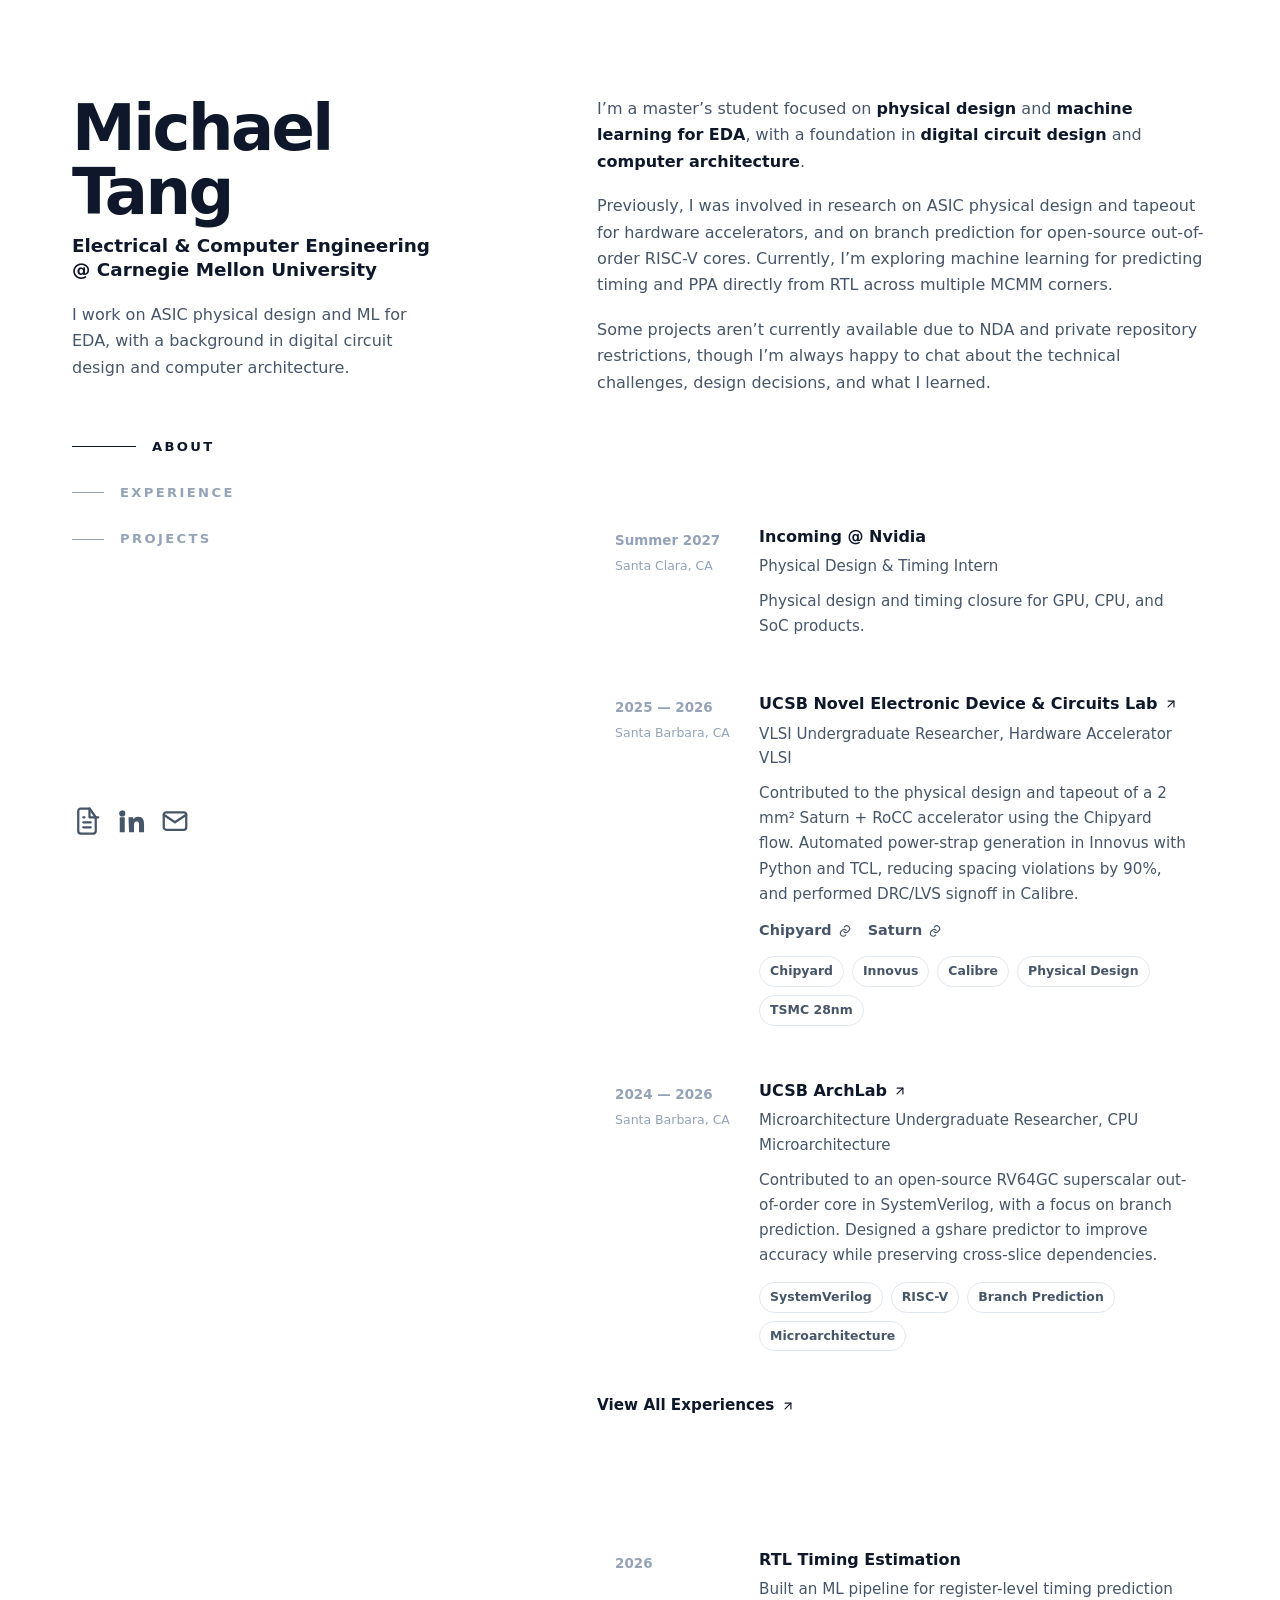
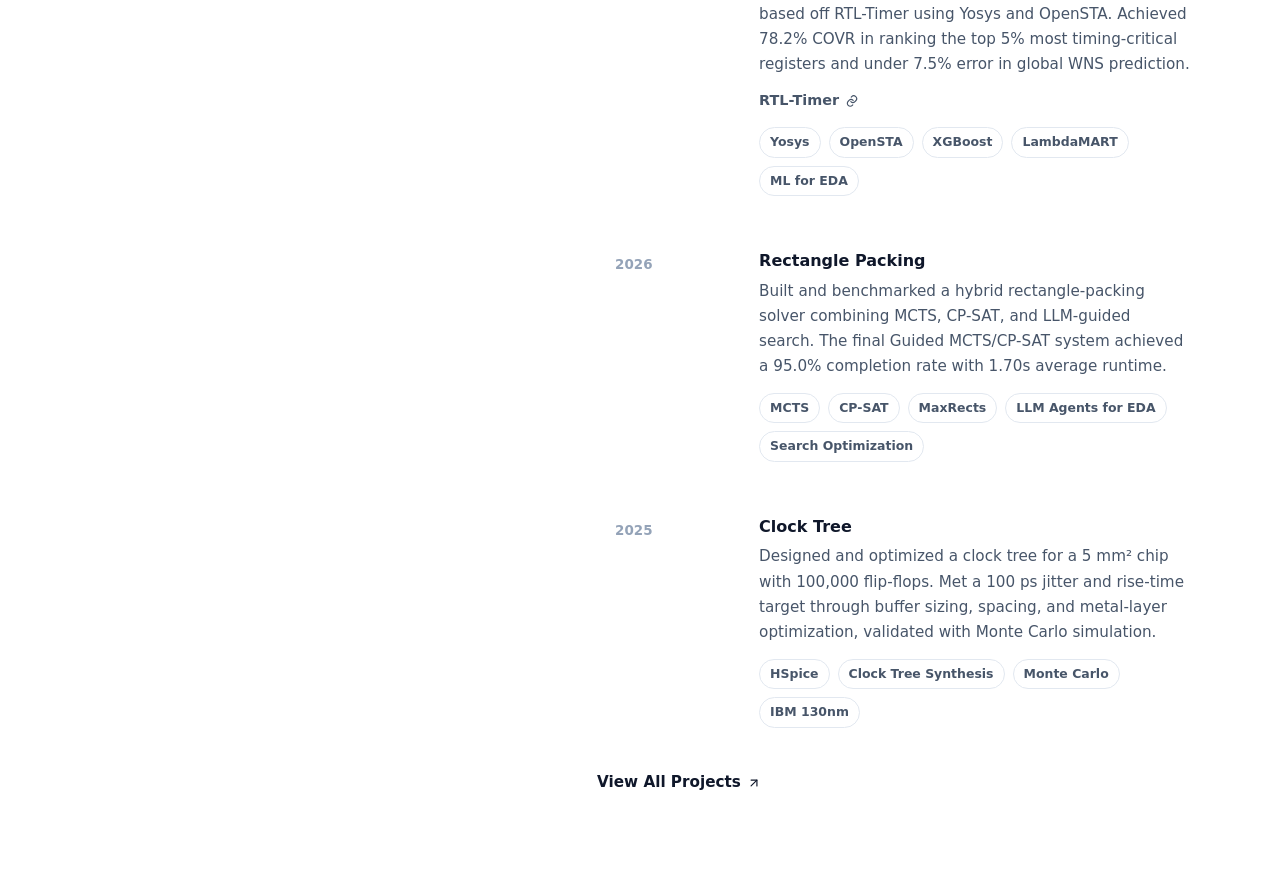
<file: index.html>
<!DOCTYPE html>
<html lang="en">
<head>
  <meta charset="UTF-8" />
  <meta name="viewport" content="width=device-width, initial-scale=1.0" />
  <title>Michael Tang</title>
  <meta
    name="description"
    content="Michael Tang — Electrical and Computer Engineering student focused on physical design, ML for EDA, digital circuit design, and computer architecture."
  />
  <link rel="stylesheet" href="styles.css" />
</head>
<body>
  <div class="page">
    <aside class="sidebar">
      <div class="sidebar-top">
        <header>
          <h1>Michael Tang</h1>
          <p class="subtitle">Electrical &amp; Computer Engineering<br />@ Carnegie Mellon University</p>
          <p class="intro">
            I work on ASIC physical design and ML for EDA, with a background in digital circuit
            design and computer architecture.
          </p>
        </header>

        <nav class="nav" aria-label="Section navigation">
          <ul>
            <li><a href="#about" class="nav-link active">About</a></li>
            <li><a href="#experience" class="nav-link">Experience</a></li>
            <li><a href="#projects" class="nav-link">Projects</a></li>
          </ul>
        </nav>
      </div>

      <div class="socials">
        <a href="Michael_Tang_Resume.pdf" target="_blank" rel="noreferrer" aria-label="Resume">
          <svg class="social-icon" viewBox="0 0 24 24" fill="none" stroke="currentColor" stroke-width="1.8" stroke-linecap="round" stroke-linejoin="round" aria-hidden="true">
            <path d="M14 2H7a2 2 0 0 0-2 2v16a2 2 0 0 0 2 2h10a2 2 0 0 0 2-2V9z"></path>
            <path d="M14 2v7h7"></path>
            <path d="M9 13h6"></path>
            <path d="M9 17h6"></path>
            <path d="M9 9h1"></path>
          </svg>
        </a>

        <a href="https://linkedin.com/in/michael-tang-32861025a" target="_blank" rel="noreferrer" aria-label="LinkedIn">
          <svg class="social-icon" viewBox="0 0 24 24" fill="currentColor" aria-hidden="true">
            <path d="M4.98 3.5A2.48 2.48 0 1 0 5 8.46 2.48 2.48 0 0 0 4.98 3.5ZM3 9h4v12H3Zm7 0h3.83v1.64h.05c.53-1 1.83-2.05 3.77-2.05 4.03 0 4.78 2.65 4.78 6.09V21h-4v-5.57c0-1.33-.02-3.04-1.85-3.04-1.86 0-2.15 1.45-2.15 2.95V21h-4Z"/>
          </svg>
        </a>

        <a href="mailto:micdtang@gmail.com" aria-label="Email">
          <svg class="social-icon" viewBox="0 0 24 24" fill="none" stroke="currentColor" stroke-width="1.8" stroke-linecap="round" stroke-linejoin="round" aria-hidden="true">
            <rect x="3" y="5" width="18" height="14" rx="2"></rect>
            <path d="M3 7l9 6 9-6"></path>
          </svg>
        </a>
      </div>
    </aside>

    <main class="content">
      <section id="about" class="about">
        <h2 class="section-heading">About</h2>
        <p>
          I’m a master’s student focused on <strong>physical design</strong> and
          <strong>machine learning for EDA</strong>, with a foundation in <strong>digital circuit design</strong>
          and <strong>computer architecture</strong>.
        </p>
        <p>
          Previously, I was involved in research on ASIC physical design and tapeout for hardware accelerators,
          and on branch prediction for open-source out-of-order RISC-V cores. Currently, I’m exploring machine
          learning for predicting timing and PPA directly from RTL across multiple MCMM corners.
        </p>
        <p>
          Some projects aren’t currently available due to NDA and private repository restrictions,
          though I’m always happy to chat about the technical challenges, design decisions, and what I learned.
        </p>
      </section>

      <section id="experience">
        <h2 class="section-heading">Experience</h2>
        <div class="list">
          <article class="card">
            <div class="card-date">Summer 2027<span class="card-location">Santa Clara, CA</span></div>
            <div class="card-body">
              <h3>Incoming @ Nvidia</h3>
              <span class="role">Physical Design &amp; Timing Intern</span>
              <p>
                Physical design and timing closure for GPU, CPU, and SoC products.
              </p>
            </div>
          </article>

          <article class="card">
            <div class="card-date">2025 — 2026<span class="card-location">Santa Barbara, CA</span></div>
            <div class="card-body">
              <h3>
                <a class="inline-link" href="https://sites.google.com/site/strukov/people" target="_blank" rel="noreferrer">
                  UCSB Novel Electronic Device &amp; Circuits Lab
                  <svg class="icon" xmlns="http://www.w3.org/2000/svg" viewBox="0 0 24 24" fill="none" stroke="currentColor" stroke-width="2" stroke-linecap="round" stroke-linejoin="round" aria-hidden="true">
                    <path d="M7 17L17 7"></path>
                    <path d="M7 7h10v10"></path>
                  </svg>
                </a>
              </h3>
              <span class="role">VLSI Undergraduate Researcher, Hardware Accelerator VLSI</span>
              <p>
                Contributed to the physical design and tapeout of a 2 mm² Saturn + RoCC accelerator using the Chipyard flow. Automated power-strap generation in Innovus with Python and TCL, reducing spacing violations by 90%, and performed DRC/LVS signoff in Calibre.
              </p>
              <div class="project-links">
                <a class="inline-link" href="https://chipyard.readthedocs.io/en/latest/" target="_blank" rel="noreferrer">
                  Chipyard
                  <svg class="icon" xmlns="http://www.w3.org/2000/svg" viewBox="0 0 24 24" fill="none" stroke="currentColor" stroke-width="2" stroke-linecap="round" stroke-linejoin="round" aria-hidden="true">
                    <path d="M10 13a5 5 0 0 0 7.07 0l1.41-1.41a5 5 0 0 0-7.07-7.07L10.7 5.23"></path>
                    <path d="M14 11a5 5 0 0 0-7.07 0L5.52 12.41a5 5 0 1 0 7.07 7.07l.71-.71"></path>
                  </svg>
                </a>
                <a class="inline-link" href="https://github.com/ucb-bar/saturn-vectors" target="_blank" rel="noreferrer">
                  Saturn
                  <svg class="icon" xmlns="http://www.w3.org/2000/svg" viewBox="0 0 24 24" fill="none" stroke="currentColor" stroke-width="2" stroke-linecap="round" stroke-linejoin="round" aria-hidden="true">
                    <path d="M10 13a5 5 0 0 0 7.07 0l1.41-1.41a5 5 0 0 0-7.07-7.07L10.7 5.23"></path>
                    <path d="M14 11a5 5 0 0 0-7.07 0L5.52 12.41a5 5 0 1 0 7.07 7.07l.71-.71"></path>
                  </svg>
                </a>
              </div>
              <div class="tags">
                <span class="tag">Chipyard</span>
                <span class="tag">Innovus</span>
                <span class="tag">Calibre</span>
                <span class="tag">Physical Design</span>
                <span class="tag">TSMC 28nm</span>
              </div>
            </div>
          </article>

          <article class="card">
            <div class="card-date">2024 — 2026<span class="card-location">Santa Barbara, CA</span></div>
            <div class="card-body">
              <h3>
                <a class="inline-link" href="https://www.arch.cs.ucsb.edu/" target="_blank" rel="noreferrer">
                  UCSB ArchLab
                  <svg class="icon" xmlns="http://www.w3.org/2000/svg" viewBox="0 0 24 24" fill="none" stroke="currentColor" stroke-width="2" stroke-linecap="round" stroke-linejoin="round" aria-hidden="true">
                    <path d="M7 17L17 7"></path>
                    <path d="M7 7h10v10"></path>
                  </svg>
                </a>
              </h3>
              <span class="role">Microarchitecture Undergraduate Researcher, CPU Microarchitecture</span>
              <p>
                Contributed to an open-source RV64GC superscalar out-of-order core in SystemVerilog, with a focus on branch prediction. Designed a gshare predictor to improve accuracy while preserving cross-slice dependencies.
              </p>
              <div class="tags">
                <span class="tag">SystemVerilog</span>
                <span class="tag">RISC-V</span>
                <span class="tag">Branch Prediction</span>
                <span class="tag">Microarchitecture</span>
              </div>
            </div>
          </article>
        </div>

        <a class="resume-link inline-link" href="experiences.html">
          View All Experiences
          <svg class="icon" xmlns="http://www.w3.org/2000/svg" viewBox="0 0 24 24" fill="none" stroke="currentColor" stroke-width="2" stroke-linecap="round" stroke-linejoin="round" aria-hidden="true">
            <path d="M7 17L17 7"></path>
            <path d="M7 7h10v10"></path>
          </svg>
        </a>
      </section>

      <section id="projects">
        <h2 class="section-heading">Projects</h2>
        <div class="list">
          <article class="card">
            <div class="card-date">2026</div>
            <div class="card-body">
              <h3>RTL Timing Estimation</h3>
              <p>
                Built an ML pipeline for register-level timing prediction based off RTL-Timer using Yosys and OpenSTA. Achieved 78.2% COVR in ranking the top 5% most timing-critical registers and under 7.5% error in global WNS prediction.
              </p>
              <div class="project-links">
                <a class="inline-link" href="https://arxiv.org/pdf/2403.18453" target="_blank" rel="noreferrer">
                  RTL-Timer
                  <svg class="icon" xmlns="http://www.w3.org/2000/svg" viewBox="0 0 24 24" fill="none" stroke="currentColor" stroke-width="2" stroke-linecap="round" stroke-linejoin="round" aria-hidden="true">
                    <path d="M10 13a5 5 0 0 0 7.07 0l1.41-1.41a5 5 0 0 0-7.07-7.07L10.7 5.23"></path>
                    <path d="M14 11a5 5 0 0 0-7.07 0L5.52 12.41a5 5 0 1 0 7.07 7.07l.71-.71"></path>
                  </svg>
                </a>
              </div>
              <div class="tags">
                <span class="tag">Yosys</span>
                <span class="tag">OpenSTA</span>
                <span class="tag">XGBoost</span>
                <span class="tag">LambdaMART</span>
                <span class="tag">ML for EDA</span>
              </div>
            </div>
          </article>

          <article class="card">
            <div class="card-date">2026</div>
            <div class="card-body">
              <h3>Rectangle Packing</h3>
              <p>
                Built and benchmarked a hybrid rectangle-packing solver combining MCTS, CP-SAT, and LLM-guided search. The final Guided MCTS/CP-SAT system achieved a 95.0% completion rate with 1.70s average runtime.
              </p>
              <div class="tags">
                <span class="tag">MCTS</span>
                <span class="tag">CP-SAT</span>
                <span class="tag">MaxRects</span>
                <span class="tag">LLM Agents for EDA</span>
                <span class="tag">Search Optimization</span>
              </div>
            </div>
          </article>

          <article class="card">
            <div class="card-date">2025</div>
            <div class="card-body">
              <h3>Clock Tree</h3>
              <p>
                Designed and optimized a clock tree for a 5 mm² chip with 100,000 flip-flops. Met a 100 ps jitter and rise-time target through buffer sizing, spacing, and metal-layer optimization, validated with Monte Carlo simulation.
              </p>
              <div class="tags">
                <span class="tag">HSpice</span>
                <span class="tag">Clock Tree Synthesis</span>
                <span class="tag">Monte Carlo</span>
                <span class="tag">IBM 130nm</span>
              </div>
            </div>
          </article>
        </div>

        <a class="resume-link inline-link" href="projects.html">
          View All Projects
          <svg class="icon" xmlns="http://www.w3.org/2000/svg" viewBox="0 0 24 24" fill="none" stroke="currentColor" stroke-width="2" stroke-linecap="round" stroke-linejoin="round" aria-hidden="true">
            <path d="M7 17L17 7"></path>
            <path d="M7 7h10v10"></path>
          </svg>
        </a>
      </section>
    </main>
  </div>

  <script src="script.js" defer></script>
</body>
</html>
</file>
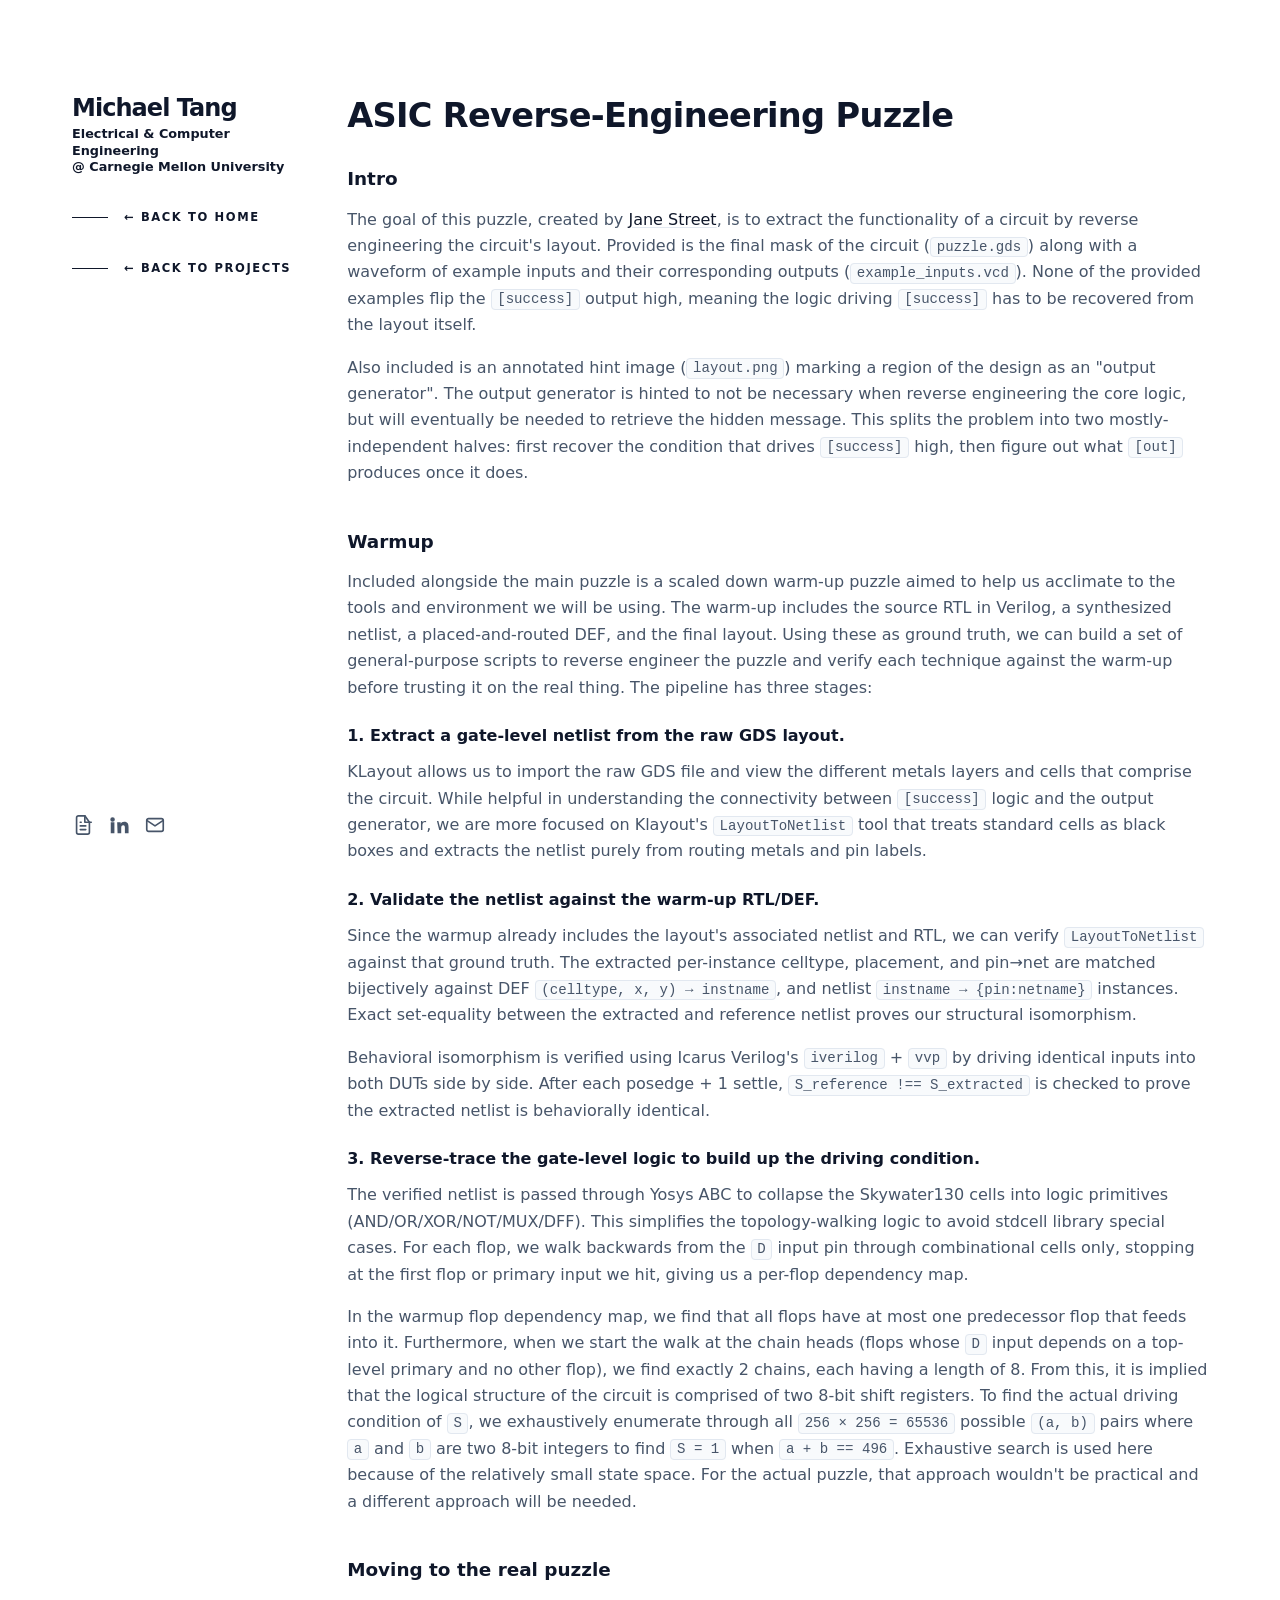
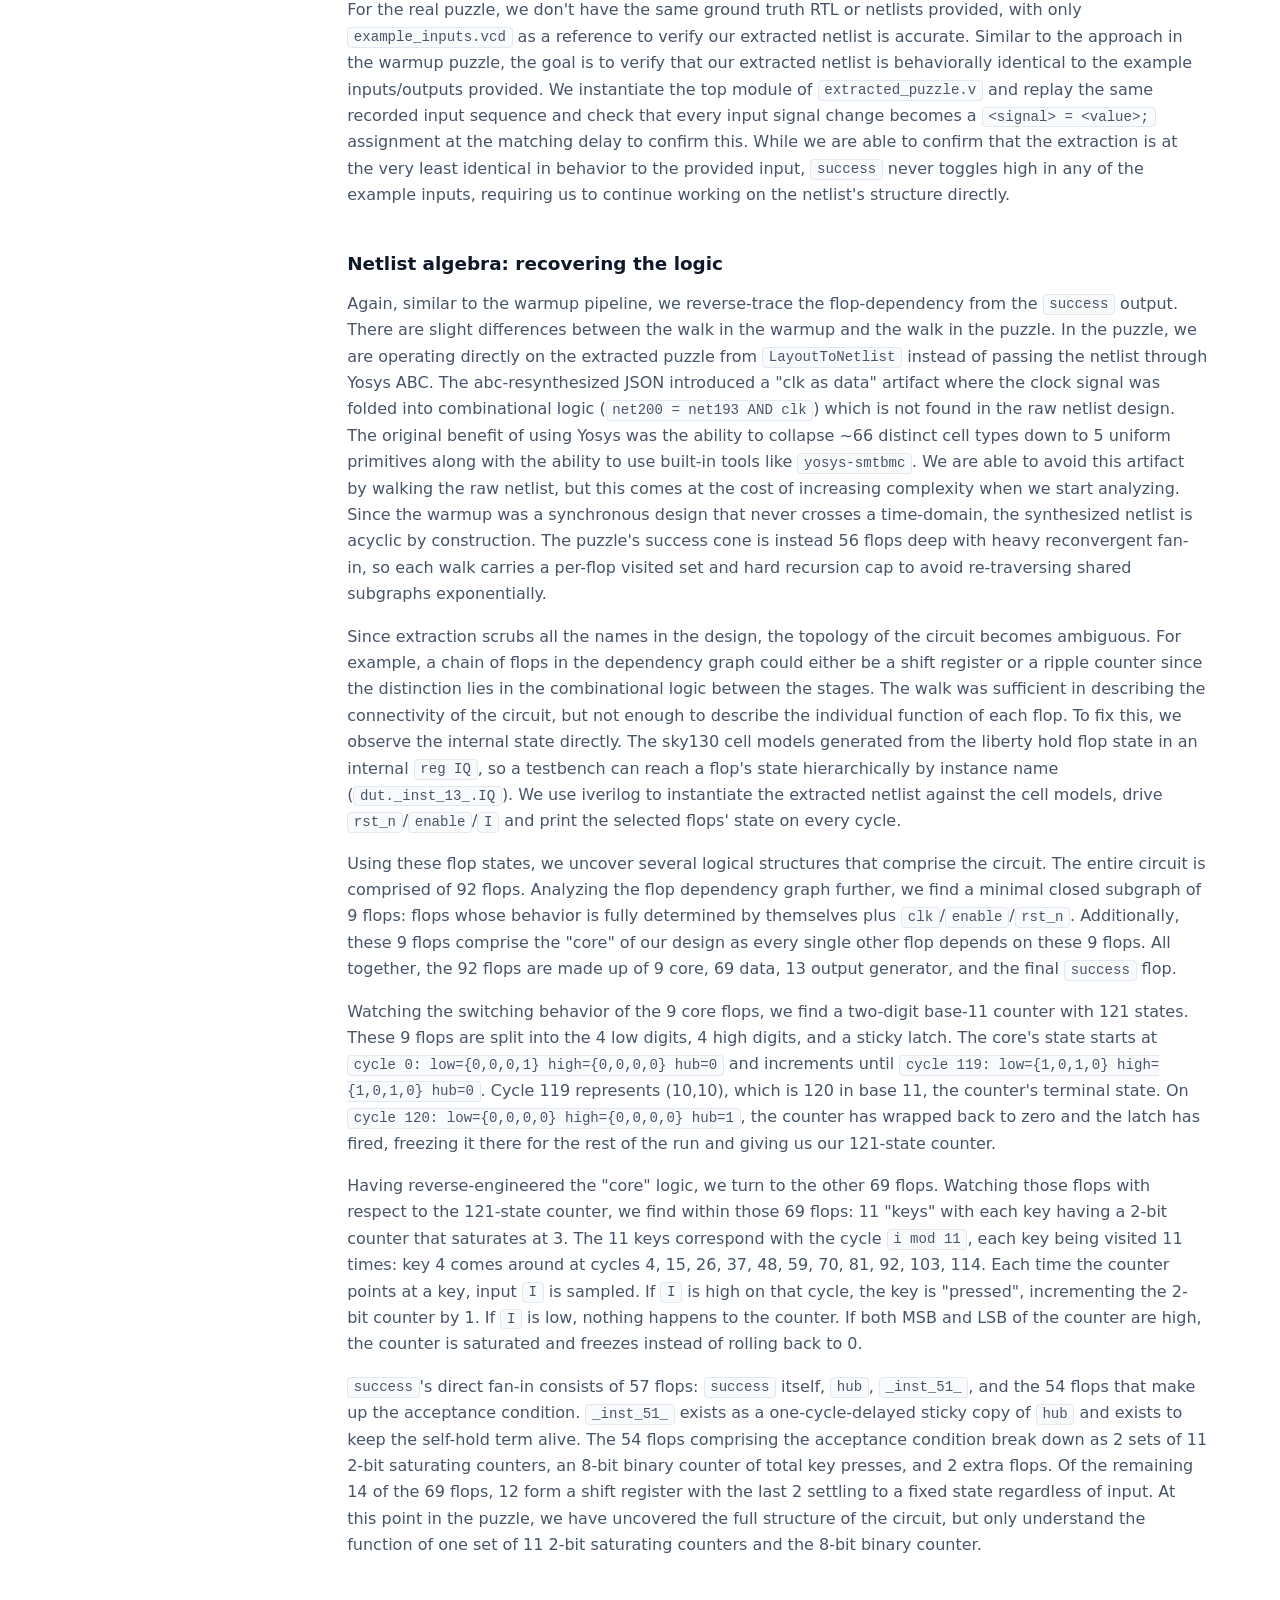
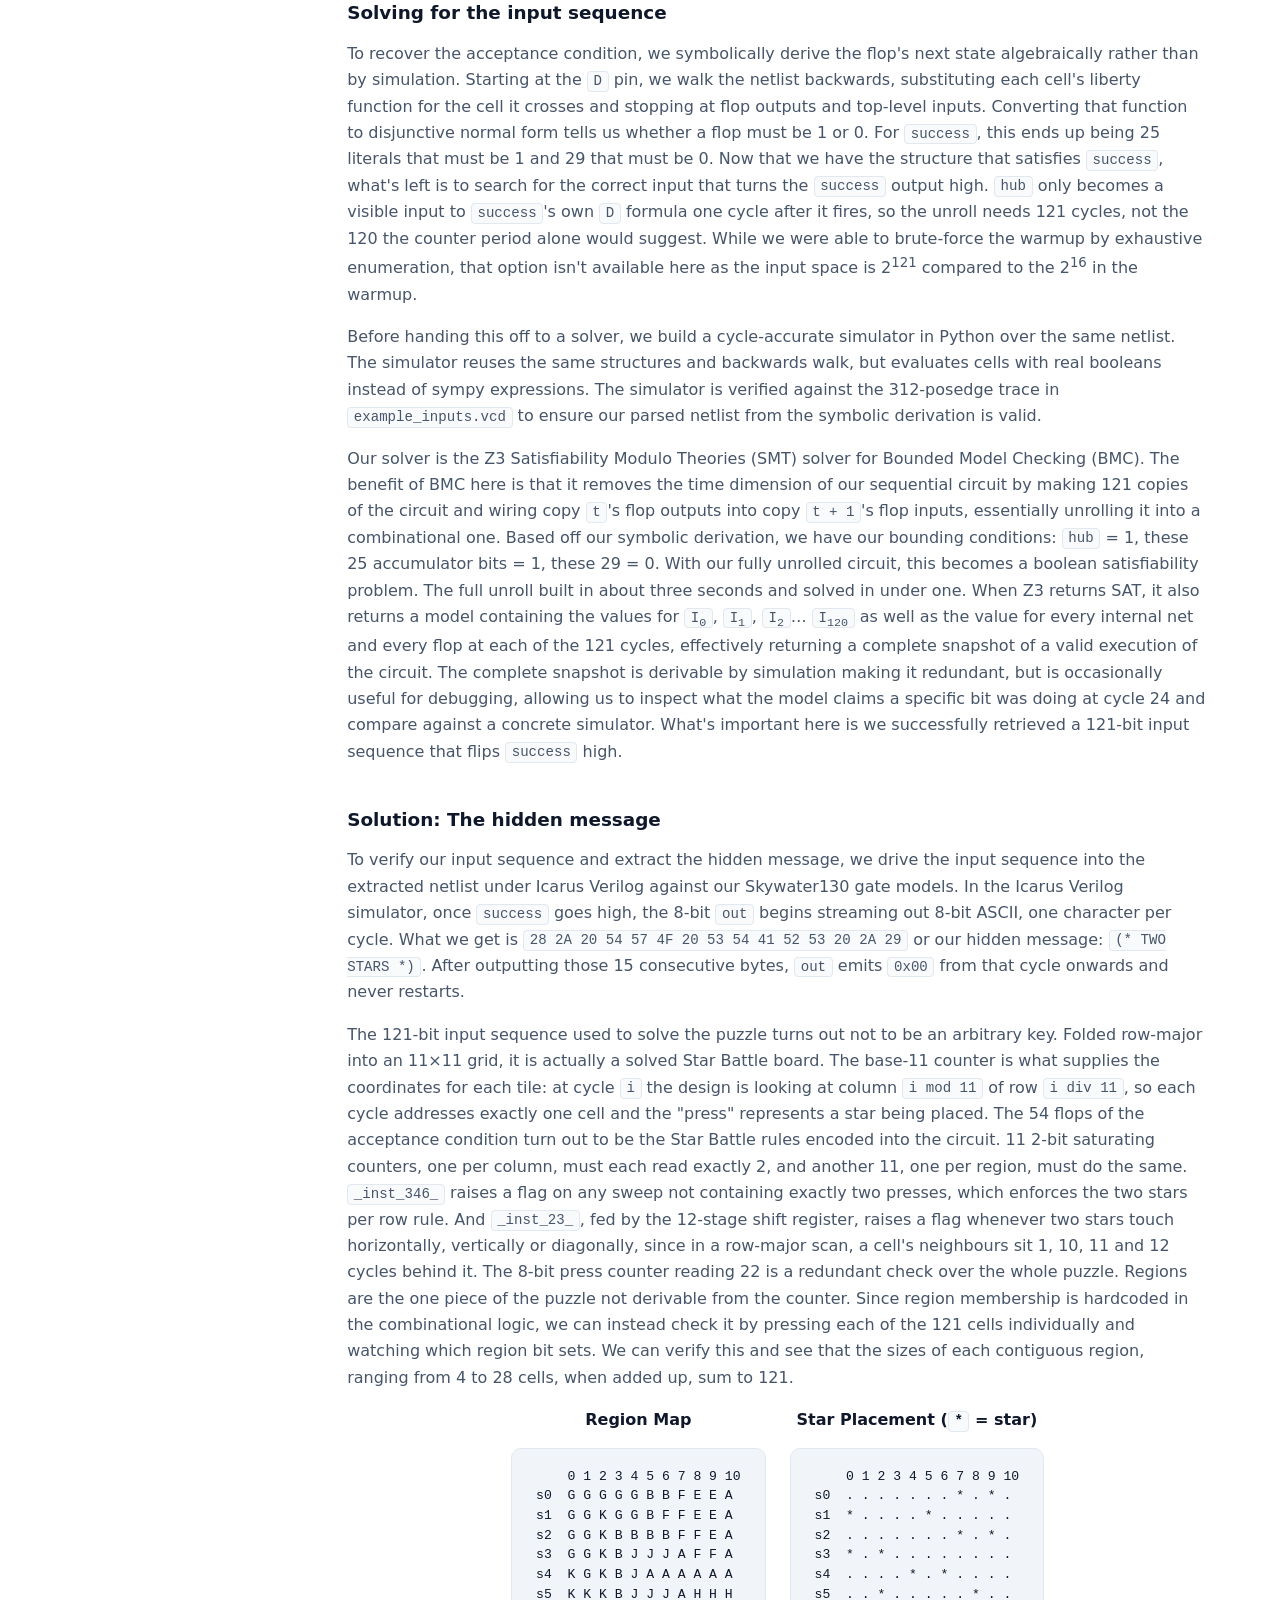
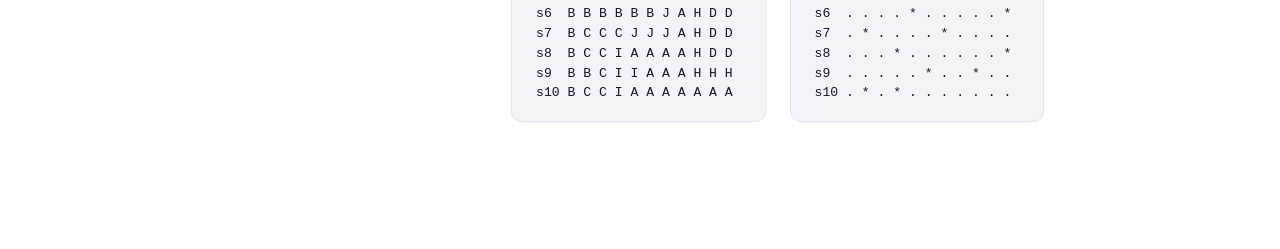
<file: asic-puzzle.html>
<!DOCTYPE html>
<html lang="en">
<head>
  <meta charset="UTF-8" />
  <meta name="viewport" content="width=device-width, initial-scale=1.0" />
  <title>ASIC Reverse-Engineering Puzzle — Michael Tang</title>
  <meta
    name="description"
    content="Writeup on reverse engineering a Jane Street ASIC puzzle from a GDS layout — netlist extraction, behavioral validation, and gate-level recovery of the acceptance condition."
  />
  <link rel="stylesheet" href="styles.css" />
</head>
<body>
  <div class="page page--writeup">
    <aside class="sidebar">
      <div class="sidebar-top">
        <header>
          <h1>Michael Tang</h1>
          <p class="subtitle">Electrical &amp; Computer Engineering<br />@ Carnegie Mellon University</p>
        </header>
        <nav class="nav" aria-label="Section navigation">
          <ul>
            <li><a href="index.html" class="nav-link active">&larr; Back to Home</a></li>
          </ul>
        </nav>
        <nav class="nav" aria-label="Section navigation">
          <ul>
            <li><a href="projects.html" class="nav-link active">&larr; Back to Projects</a></li>
          </ul>
        </nav>
      </div>

      <div class="socials">
        <a href="Michael_Tang_Resume.pdf" target="_blank" rel="noreferrer" aria-label="Resume">
          <svg class="social-icon" viewBox="0 0 24 24" fill="none" stroke="currentColor" stroke-width="1.8" stroke-linecap="round" stroke-linejoin="round" aria-hidden="true">
            <path d="M14 2H7a2 2 0 0 0-2 2v16a2 2 0 0 0 2 2h10a2 2 0 0 0 2-2V9z"></path>
            <path d="M14 2v7h7"></path>
            <path d="M9 13h6"></path>
            <path d="M9 17h6"></path>
            <path d="M9 9h1"></path>
          </svg>
        </a>

        <a href="https://linkedin.com/in/michael-tang-32861025a" target="_blank" rel="noreferrer" aria-label="LinkedIn">
          <svg class="social-icon" viewBox="0 0 24 24" fill="currentColor" aria-hidden="true">
            <path d="M4.98 3.5A2.48 2.48 0 1 0 5 8.46 2.48 2.48 0 0 0 4.98 3.5ZM3 9h4v12H3Zm7 0h3.83v1.64h.05c.53-1 1.83-2.05 3.77-2.05 4.03 0 4.78 2.65 4.78 6.09V21h-4v-5.57c0-1.33-.02-3.04-1.85-3.04-1.86 0-2.15 1.45-2.15 2.95V21h-4Z"/>
          </svg>
        </a>

        <a href="mailto:micdtang@gmail.com" aria-label="Email">
          <svg class="social-icon" viewBox="0 0 24 24" fill="none" stroke="currentColor" stroke-width="1.8" stroke-linecap="round" stroke-linejoin="round" aria-hidden="true">
            <rect x="3" y="5" width="18" height="14" rx="2"></rect>
            <path d="M3 7l9 6 9-6"></path>
          </svg>
        </a>
      </div>
    </aside>

    <main class="content">
      <section id="writeup">
        <article class="writeup">
          <h1>ASIC Reverse-Engineering Puzzle</h1>

          <h2>Intro</h2>
          <p>
            The goal of this puzzle, created by
            <a href="https://github.com/janestreet/asic-puzzle-2026" target="_blank" rel="noreferrer">Jane Street</a>,
            is to extract the functionality of a circuit by reverse engineering the circuit's layout. Provided is the
            final mask of the circuit (<code>puzzle.gds</code>) along with a waveform of example inputs and their
            corresponding outputs (<code>example_inputs.vcd</code>). None of the provided examples flip the
            <code>[success]</code> output high, meaning the logic driving <code>[success]</code> has to be recovered
            from the layout itself.
          </p>
          <p>
            Also included is an annotated hint image (<code>layout.png</code>) marking a region of the design as an
            "output generator". The output generator is hinted to not be necessary when reverse engineering the core
            logic, but will eventually be needed to retrieve the hidden message. This splits the problem into two
            mostly-independent halves: first recover the condition that drives <code>[success]</code> high, then
            figure out what <code>[out]</code> produces once it does.
          </p>

          <h2>Warmup</h2>
          <p>
            Included alongside the main puzzle is a scaled down warm-up puzzle aimed to help us acclimate to the tools
            and environment we will be using. The warm-up includes the source RTL in Verilog, a synthesized netlist,
            a placed-and-routed DEF, and the final layout. Using these as ground truth, we can build a set of
            general-purpose scripts to reverse engineer the puzzle and verify each technique against the warm-up
            before trusting it on the real thing. The pipeline has three stages:
          </p>

          <h3>1. Extract a gate-level netlist from the raw GDS layout.</h3>
          <p>
            KLayout allows us to import the raw GDS file and view the different metals layers and cells that comprise
            the circuit. While helpful in understanding the connectivity between <code>[success]</code> logic and the
            output generator, we are more focused on Klayout's <code>LayoutToNetlist</code> tool that treats standard
            cells as black boxes and extracts the netlist purely from routing metals and pin labels.
          </p>

          <h3>2. Validate the netlist against the warm-up RTL/DEF.</h3>
          <p>
            Since the warmup already includes the layout's associated netlist and RTL, we can verify
            <code>LayoutToNetlist</code> against that ground truth. The extracted per-instance celltype, placement, and
            pin&rarr;net are matched bijectively against DEF <code>(celltype, x, y) &rarr; instname</code>, and netlist
            <code>instname &rarr; {pin:netname}</code> instances. Exact set-equality between the extracted and
            reference netlist proves our structural isomorphism.
          </p>
          <p>
            Behavioral isomorphism is verified using Icarus Verilog's <code>iverilog</code> + <code>vvp</code> by
            driving identical inputs into both DUTs side by side. After each posedge + 1 settle,
            <code>S_reference !== S_extracted</code> is checked to prove the extracted netlist is behaviorally
            identical.
          </p>

          <h3>3. Reverse-trace the gate-level logic to build up the driving condition.</h3>
          <p>
            The verified netlist is passed through Yosys ABC to collapse the Skywater130 cells into logic primitives
            (AND/OR/XOR/NOT/MUX/DFF). This simplifies the topology-walking logic to avoid stdcell library special
            cases. For each flop, we walk backwards from the <code>D</code> input pin through combinational cells
            only, stopping at the first flop or primary input we hit, giving us a per-flop dependency map.
          </p>
          <p>
            In the warmup flop dependency map, we find that all flops have at most one predecessor flop that feeds
            into it. Furthermore, when we start the walk at the chain heads (flops whose <code>D</code> input depends
            on a top-level primary and no other flop), we find exactly 2 chains, each having a length of 8. From this,
            it is implied that the logical structure of the circuit is comprised of two 8-bit shift registers. To find
            the actual driving condition of <code>S</code>, we exhaustively enumerate through all
            <code>256 &times; 256 = 65536</code> possible <code>(a, b)</code> pairs where <code>a</code> and
            <code>b</code> are two 8-bit integers to find <code>S = 1</code> when <code>a + b == 496</code>.
            Exhaustive search is used here because of the relatively small state space. For the actual puzzle, that
            approach wouldn't be practical and a different approach will be needed.
          </p>

          <h2>Moving to the real puzzle</h2>
          <p>
            For the real puzzle, we don't have the same ground truth RTL or netlists provided, with only
            <code>example_inputs.vcd</code> as a reference to verify our extracted netlist is accurate. Similar to the
            approach in the warmup puzzle, the goal is to verify that our extracted netlist is behaviorally identical
            to the example inputs/outputs provided. We instantiate the top module of
            <code>extracted_puzzle.v</code> and replay the same recorded input sequence and check that every input
            signal change becomes a <code>&lt;signal&gt; = &lt;value&gt;;</code> assignment at the matching delay to
            confirm this. While we are able to confirm that the extraction is at the very least identical in behavior
            to the provided input, <code>success</code> never toggles high in any of the example inputs, requiring us
            to continue working on the netlist's structure directly.
          </p>

          <h2>Netlist algebra: recovering the logic</h2>
          <p>
            Again, similar to the warmup pipeline, we reverse-trace the flop-dependency from the
            <code>success</code> output. There are slight differences between the walk in the warmup and the walk in
            the puzzle. In the puzzle, we are operating directly on the extracted puzzle from
            <code>LayoutToNetlist</code> instead of passing the netlist through Yosys ABC. The abc-resynthesized JSON
            introduced a "clk as data" artifact where the clock signal was folded into combinational logic
            (<code>net200 = net193 AND clk</code>) which is not found in the raw netlist design. The original benefit
            of using Yosys was the ability to collapse ~66 distinct cell types down to 5 uniform primitives along with
            the ability to use built-in tools like <code>yosys-smtbmc</code>. We are able to avoid this artifact by
            walking the raw netlist, but this comes at the cost of increasing complexity when we start analyzing.
            Since the warmup was a synchronous design that never crosses a time-domain, the synthesized netlist is
            acyclic by construction. The puzzle's success cone is instead 56 flops deep with heavy reconvergent
            fan-in, so each walk carries a per-flop visited set and hard recursion cap to avoid re-traversing shared
            subgraphs exponentially.
          </p>
          <p>
            Since extraction scrubs all the names in the design, the topology of the circuit becomes ambiguous. For
            example, a chain of flops in the dependency graph could either be a shift register or a ripple counter
            since the distinction lies in the combinational logic between the stages. The walk was sufficient in
            describing the connectivity of the circuit, but not enough to describe the individual function of each
            flop. To fix this, we observe the internal state directly. The sky130 cell models generated from the
            liberty hold flop state in an internal <code>reg IQ</code>, so a testbench can reach a flop's state
            hierarchically by instance name (<code>dut._inst_13_.IQ</code>). We use iverilog to instantiate the
            extracted netlist against the cell models, drive <code>rst_n</code>/<code>enable</code>/<code>I</code> and
            print the selected flops' state on every cycle.
          </p>
          <p>
            Using these flop states, we uncover several logical structures that comprise the circuit. The entire
            circuit is comprised of 92 flops. Analyzing the flop dependency graph further, we find a minimal closed
            subgraph of 9 flops: flops whose behavior is fully determined by themselves plus
            <code>clk</code>/<code>enable</code>/<code>rst_n</code>. Additionally, these 9 flops comprise the "core"
            of our design as every single other flop depends on these 9 flops. All together, the 92 flops are made up
            of 9 core, 69 data, 13 output generator, and the final <code>success</code> flop.
          </p>
          <p>
            Watching the switching behavior of the 9 core flops, we find a two-digit base-11 counter with 121 states.
            These 9 flops are split into the 4 low digits, 4 high digits, and a sticky latch. The core's state starts
            at <code>cycle 0: low={0,0,0,1} high={0,0,0,0} hub=0</code> and increments until
            <code>cycle 119: low={1,0,1,0} high={1,0,1,0} hub=0</code>. Cycle 119 represents (10,10), which is 120 in
            base 11, the counter's terminal state. On <code>cycle 120: low={0,0,0,0} high={0,0,0,0} hub=1</code>, the
            counter has wrapped back to zero and the latch has fired, freezing it there for the rest of the run and
            giving us our 121-state counter.
          </p>
          <p>
            Having reverse-engineered the "core" logic, we turn to the other 69 flops. Watching those flops with
            respect to the 121-state counter, we find within those 69 flops: 11 "keys" with each key having a 2-bit
            counter that saturates at 3. The 11 keys correspond with the cycle <code>i mod 11</code>, each key being
            visited 11 times: key 4 comes around at cycles 4, 15, 26, 37, 48, 59, 70, 81, 92, 103, 114. Each time the
            counter points at a key, input <code>I</code> is sampled. If <code>I</code> is high on that cycle, the key
            is "pressed", incrementing the 2-bit counter by 1. If <code>I</code> is low, nothing happens to the
            counter. If both MSB and LSB of the counter are high, the counter is saturated and freezes instead of
            rolling back to 0.
          </p>
          <p>
            <code>success</code>'s direct fan-in consists of 57 flops: <code>success</code> itself, <code>hub</code>,
            <code>_inst_51_</code>, and the 54 flops that make up the acceptance condition. <code>_inst_51_</code>
            exists as a one-cycle-delayed sticky copy of <code>hub</code> and exists to keep the self-hold term alive.
            The 54 flops comprising the acceptance condition break down as 2 sets of 11 2-bit saturating counters, an
            8-bit binary counter of total key presses, and 2 extra flops. Of the remaining 14 of the 69 flops, 12 form
            a shift register with the last 2 settling to a fixed state regardless of input. At this point in the
            puzzle, we have uncovered the full structure of the circuit, but only understand the function of one set
            of 11 2-bit saturating counters and the 8-bit binary counter.
          </p>

          <h2>Solving for the input sequence</h2>
          <p>
            To recover the acceptance condition, we symbolically derive the flop's next state algebraically rather
            than by simulation. Starting at the <code>D</code> pin, we walk the netlist backwards, substituting each
            cell's liberty function for the cell it crosses and stopping at flop outputs and top-level inputs.
            Converting that function to disjunctive normal form tells us whether a flop must be 1 or 0. For
            <code>success</code>, this ends up being 25 literals that must be 1 and 29 that must be 0. Now that we
            have the structure that satisfies <code>success</code>, what's left is to search for the correct input
            that turns the <code>success</code> output high. <code>hub</code> only becomes a visible input to
            <code>success</code>'s own <code>D</code> formula one cycle after it fires, so the unroll needs 121
            cycles, not the 120 the counter period alone would suggest. While we were able to brute-force the warmup
            by exhaustive enumeration, that option isn't available here as the input space is 2<sup>121</sup>
            compared to the 2<sup>16</sup> in the warmup.
          </p>
          <p>
            Before handing this off to a solver, we build a cycle-accurate simulator in Python over the same
            netlist. The simulator reuses the same structures and backwards walk, but evaluates cells with real
            booleans instead of sympy expressions. The simulator is verified against the 312-posedge trace in
            <code>example_inputs.vcd</code> to ensure our parsed netlist from the symbolic derivation is valid.
          </p>
          <p>
            Our solver is the Z3 Satisfiability Modulo Theories (SMT) solver for Bounded Model Checking (BMC). The
            benefit of BMC here is that it removes the time dimension of our sequential circuit by making 121 copies
            of the circuit and wiring copy <code>t</code>'s flop outputs into copy <code>t + 1</code>'s flop inputs,
            essentially unrolling it into a combinational one. Based off our symbolic derivation, we have our
            bounding conditions: <code>hub</code> = 1, these 25 accumulator bits = 1, these 29 = 0. With our fully
            unrolled circuit, this becomes a boolean satisfiability problem. The full unroll built in about three
            seconds and solved in under one. When Z3 returns SAT, it also returns a model containing the values for
            <code>I<sub>0</sub></code>, <code>I<sub>1</sub></code>, <code>I<sub>2</sub></code>&hellip;
            <code>I<sub>120</sub></code> as well as the value for every internal net and every flop at each of the
            121 cycles, effectively returning a complete snapshot of a valid execution of the circuit. The complete
            snapshot is derivable by simulation making it redundant, but is occasionally useful for debugging,
            allowing us to inspect what the model claims a specific bit was doing at cycle 24 and compare against a
            concrete simulator. What's important here is we successfully retrieved a 121-bit input sequence that
            flips <code>success</code> high.
          </p>

          <h2>Solution: The hidden message</h2>
          <p>
            To verify our input sequence and extract the hidden message, we drive the input sequence into the
            extracted netlist under Icarus Verilog against our Skywater130 gate models. In the Icarus Verilog
            simulator, once <code>success</code> goes high, the 8-bit <code>out</code> begins streaming out 8-bit
            ASCII, one character per cycle. What we get is
            <code>28 2A 20 54 57 4F 20 53 54 41 52 53 20 2A 29</code> or our hidden message:
            <code>(* TWO STARS *)</code>. After outputting those 15 consecutive bytes, <code>out</code> emits
            <code>0x00</code> from that cycle onwards and never restarts.
          </p>
          <p>
            The 121-bit input sequence used to solve the puzzle turns out not to be an arbitrary key. Folded
            row-major into an 11&times;11 grid, it is actually a solved Star Battle board. The base-11 counter is
            what supplies the coordinates for each tile: at cycle <code>i</code> the design is looking at column
            <code>i mod 11</code> of row <code>i div 11</code>, so each cycle addresses exactly one cell and the
            "press" represents a star being placed. The 54 flops of the acceptance condition turn out to be the Star
            Battle rules encoded into the circuit. 11 2-bit saturating counters, one per column, must each read
            exactly 2, and another 11, one per region, must do the same. <code>_inst_346_</code> raises a flag on any
            sweep not containing exactly two presses, which enforces the two stars per row rule. And
            <code>_inst_23_</code>, fed by the 12-stage shift register, raises a flag whenever two stars touch
            horizontally, vertically or diagonally, since in a row-major scan, a cell's neighbours sit 1, 10, 11 and
            12 cycles behind it. The 8-bit press counter reading 22 is a redundant check over the whole puzzle.
            Regions are the one piece of the puzzle not derivable from the counter. Since region membership is
            hardcoded in the combinational logic, we can instead check it by pressing each of the 121 cells
            individually and watching which region bit sets. We can verify this and see that the sizes of each
            contiguous region, ranging from 4 to 28 cells, when added up, sum to 121.
          </p>

          <table class="grid-table">
            <thead>
              <tr>
                <th>Region Map</th>
                <th>Star Placement (<code>*</code> = star)</th>
              </tr>
            </thead>
            <tbody>
              <tr>
                <td><pre>    0 1 2 3 4 5 6 7 8 9 10
s0  G G G G G B B F E E A
s1  G G K G G B F F E E A
s2  G G K B B B B F F E A
s3  G G K B J J J A F F A
s4  K G K B J A A A A A A
s5  K K K B J J J A H H H
s6  B B B B B B J A H D D
s7  B C C C J J J A H D D
s8  B C C I A A A A H D D
s9  B B C I I A A A H H H
s10 B C C I A A A A A A A</pre></td>
                <td><pre>    0 1 2 3 4 5 6 7 8 9 10
s0  . . . . . . . * . * .
s1  * . . . . * . . . . .
s2  . . . . . . . * . * .
s3  * . * . . . . . . . .
s4  . . . . * . * . . . .
s5  . . * . . . . . * . .
s6  . . . . * . . . . . *
s7  . * . . . . * . . . .
s8  . . . * . . . . . . *
s9  . . . . . * . . * . .
s10 . * . * . . . . . . .</pre></td>
              </tr>
            </tbody>
          </table>

        </article>
      </section>
    </main>
  </div>
</body>
</html>
</file>
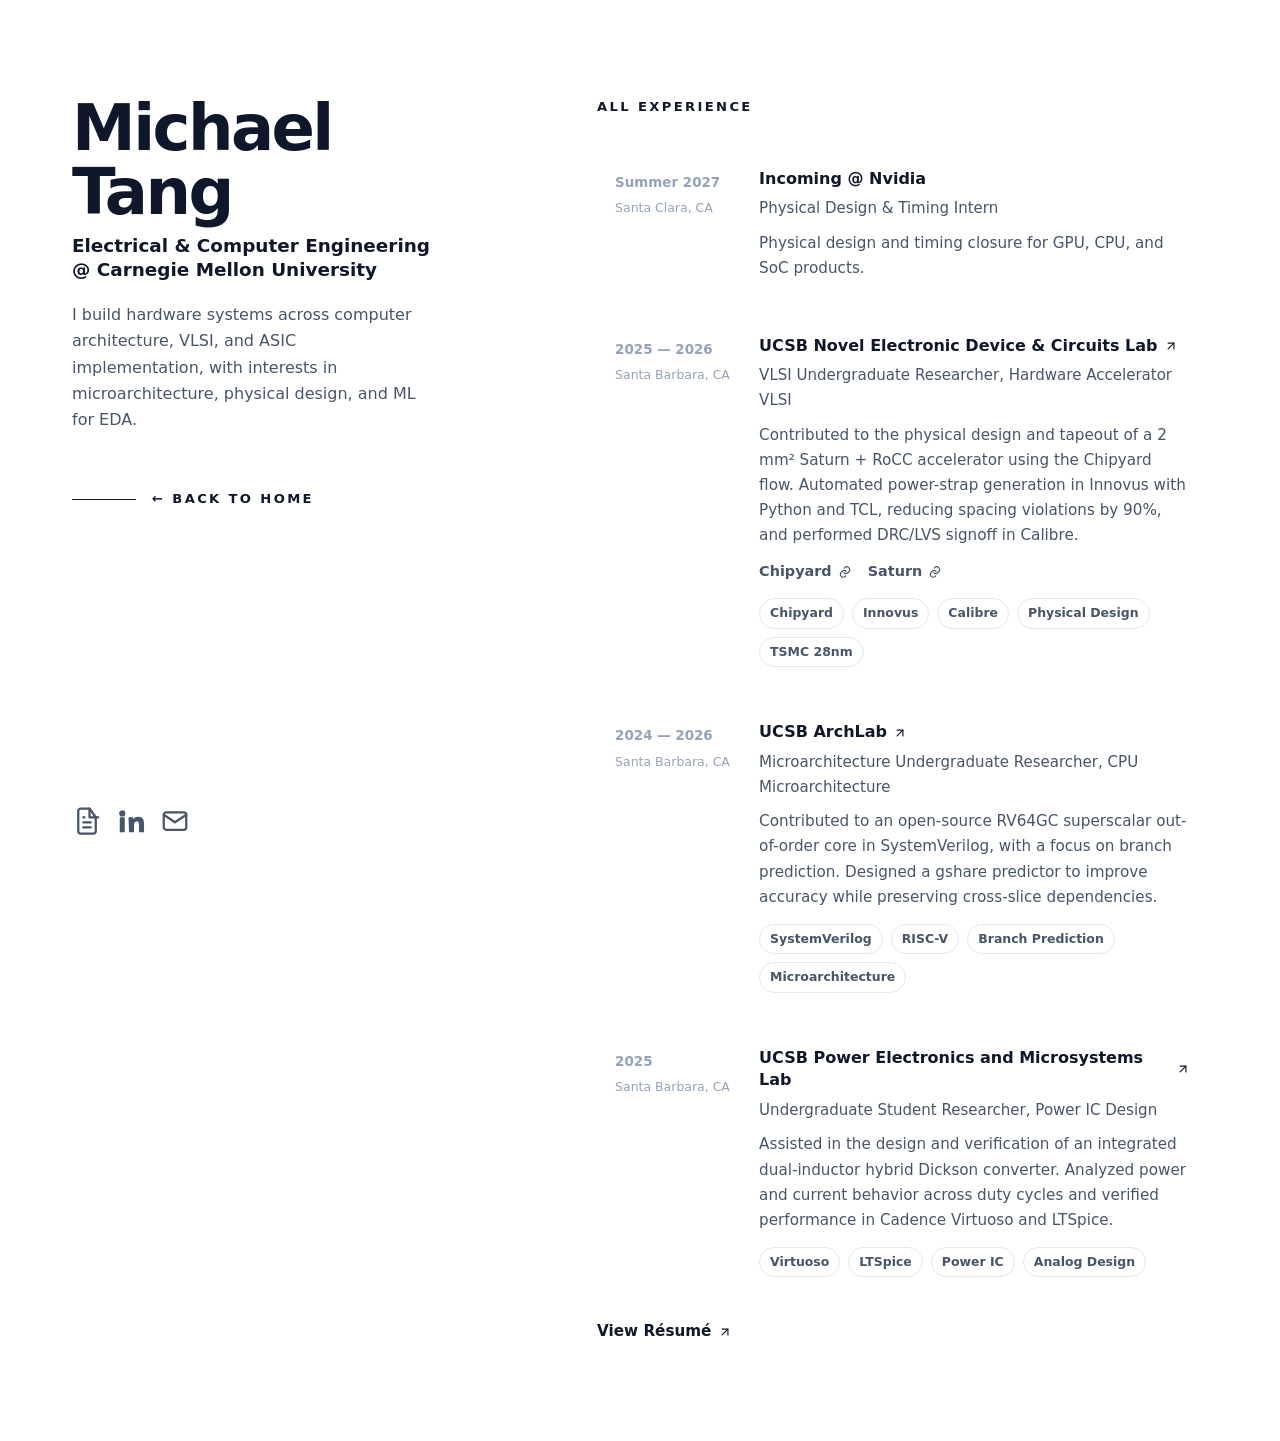
<file: experiences.html>
<!DOCTYPE html>
<html lang="en">
<head>
  <meta charset="UTF-8" />
  <meta name="viewport" content="width=device-width, initial-scale=1.0" />
  <title>Experience — Michael Tang</title>
  <meta
    name="description"
    content="All experience by Michael Tang — computer architecture, VLSI, and hardware systems research."
  />
  <link rel="stylesheet" href="styles.css" />
</head>
<body>
  <div class="page">
    <aside class="sidebar">
      <div class="sidebar-top">
        <header>
          <h1>Michael Tang</h1>
          <p class="subtitle">Electrical &amp; Computer Engineering<br />@ Carnegie Mellon University</p>
          <p class="intro">
            I build hardware systems across computer architecture, VLSI, and ASIC implementation,
            with interests in microarchitecture, physical design, and ML for EDA.
          </p>
        </header>

        <nav class="nav" aria-label="Section navigation">
          <ul>
            <li><a href="index.html" class="nav-link active">&larr; Back to Home</a></li>
          </ul>
        </nav>
      </div>

      <div class="socials">
        <a href="Michael_Tang_Resume.pdf" target="_blank" rel="noreferrer" aria-label="Resume">
          <svg class="social-icon" viewBox="0 0 24 24" fill="none" stroke="currentColor" stroke-width="1.8" stroke-linecap="round" stroke-linejoin="round" aria-hidden="true">
            <path d="M14 2H7a2 2 0 0 0-2 2v16a2 2 0 0 0 2 2h10a2 2 0 0 0 2-2V9z"></path>
            <path d="M14 2v7h7"></path>
            <path d="M9 13h6"></path>
            <path d="M9 17h6"></path>
            <path d="M9 9h1"></path>
          </svg>
        </a>

        <a href="https://linkedin.com/in/michael-tang-32861025a" target="_blank" rel="noreferrer" aria-label="LinkedIn">
          <svg class="social-icon" viewBox="0 0 24 24" fill="currentColor" aria-hidden="true">
            <path d="M4.98 3.5A2.48 2.48 0 1 0 5 8.46 2.48 2.48 0 0 0 4.98 3.5ZM3 9h4v12H3Zm7 0h3.83v1.64h.05c.53-1 1.83-2.05 3.77-2.05 4.03 0 4.78 2.65 4.78 6.09V21h-4v-5.57c0-1.33-.02-3.04-1.85-3.04-1.86 0-2.15 1.45-2.15 2.95V21h-4Z"/>
          </svg>
        </a>

        <a href="mailto:micdtang@gmail.com" aria-label="Email">
          <svg class="social-icon" viewBox="0 0 24 24" fill="none" stroke="currentColor" stroke-width="1.8" stroke-linecap="round" stroke-linejoin="round" aria-hidden="true">
            <rect x="3" y="5" width="18" height="14" rx="2"></rect>
            <path d="M3 7l9 6 9-6"></path>
          </svg>
        </a>
      </div>
    </aside>

    <main class="content">
      <section id="experience">
        <h2 class="page-heading">All Experience</h2>
        <div class="list">
          <article class="card">
            <div class="card-date">Summer 2027<span class="card-location">Santa Clara, CA</span></div>
            <div class="card-body">
              <h3>Incoming @ Nvidia</h3>
              <span class="role">Physical Design &amp; Timing Intern</span>
              <p>
                Physical design and timing closure for GPU, CPU, and SoC products.
              </p>
            </div>
          </article>

          <article class="card">
            <div class="card-date">2025 — 2026<span class="card-location">Santa Barbara, CA</span></div>
            <div class="card-body">
              <h3>
                <a class="inline-link" href="https://sites.google.com/site/strukov/people" target="_blank" rel="noreferrer">
                  UCSB Novel Electronic Device &amp; Circuits Lab
                  <svg class="icon" xmlns="http://www.w3.org/2000/svg" viewBox="0 0 24 24" fill="none" stroke="currentColor" stroke-width="2" stroke-linecap="round" stroke-linejoin="round" aria-hidden="true">
                    <path d="M7 17L17 7"></path>
                    <path d="M7 7h10v10"></path>
                  </svg>
                </a>
              </h3>
              <span class="role">VLSI Undergraduate Researcher, Hardware Accelerator VLSI</span>
              <p>
                Contributed to the physical design and tapeout of a 2 mm² Saturn + RoCC accelerator using the Chipyard flow. Automated power-strap generation in Innovus with Python and TCL, reducing spacing violations by 90%, and performed DRC/LVS signoff in Calibre.
              </p>
              <div class="project-links">
                <a class="inline-link" href="https://chipyard.readthedocs.io/en/latest/" target="_blank" rel="noreferrer">
                  Chipyard
                  <svg class="icon" xmlns="http://www.w3.org/2000/svg" viewBox="0 0 24 24" fill="none" stroke="currentColor" stroke-width="2" stroke-linecap="round" stroke-linejoin="round" aria-hidden="true">
                    <path d="M10 13a5 5 0 0 0 7.07 0l1.41-1.41a5 5 0 0 0-7.07-7.07L10.7 5.23"></path>
                    <path d="M14 11a5 5 0 0 0-7.07 0L5.52 12.41a5 5 0 1 0 7.07 7.07l.71-.71"></path>
                  </svg>
                </a>
                <a class="inline-link" href="https://github.com/ucb-bar/saturn-vectors" target="_blank" rel="noreferrer">
                  Saturn
                  <svg class="icon" xmlns="http://www.w3.org/2000/svg" viewBox="0 0 24 24" fill="none" stroke="currentColor" stroke-width="2" stroke-linecap="round" stroke-linejoin="round" aria-hidden="true">
                    <path d="M10 13a5 5 0 0 0 7.07 0l1.41-1.41a5 5 0 0 0-7.07-7.07L10.7 5.23"></path>
                    <path d="M14 11a5 5 0 0 0-7.07 0L5.52 12.41a5 5 0 1 0 7.07 7.07l.71-.71"></path>
                  </svg>
                </a>
              </div>
              <div class="tags">
                <span class="tag">Chipyard</span>
                <span class="tag">Innovus</span>
                <span class="tag">Calibre</span>
                <span class="tag">Physical Design</span>
                <span class="tag">TSMC 28nm</span>
              </div>
            </div>
          </article>

          <article class="card">
            <div class="card-date">2024 — 2026<span class="card-location">Santa Barbara, CA</span></div>
            <div class="card-body">
              <h3>
                <a class="inline-link" href="https://www.arch.cs.ucsb.edu/" target="_blank" rel="noreferrer">
                  UCSB ArchLab
                  <svg class="icon" xmlns="http://www.w3.org/2000/svg" viewBox="0 0 24 24" fill="none" stroke="currentColor" stroke-width="2" stroke-linecap="round" stroke-linejoin="round" aria-hidden="true">
                    <path d="M7 17L17 7"></path>
                    <path d="M7 7h10v10"></path>
                  </svg>
                </a>
              </h3>
              <span class="role">Microarchitecture Undergraduate Researcher, CPU Microarchitecture</span>
              <p>
                Contributed to an open-source RV64GC superscalar out-of-order core in SystemVerilog, with a focus on branch prediction. Designed a gshare predictor to improve accuracy while preserving cross-slice dependencies.
              </p>
              <div class="tags">
                <span class="tag">SystemVerilog</span>
                <span class="tag">RISC-V</span>
                <span class="tag">Branch Prediction</span>
                <span class="tag">Microarchitecture</span>
              </div>
            </div>
          </article>

          <article class="card">
            <div class="card-date">2025<span class="card-location">Santa Barbara, CA</span></div>
            <div class="card-body">
              <h3>
                <a class="inline-link" href="https://energy.ece.ucsb.edu/" target="_blank" rel="noreferrer">
                  UCSB Power Electronics and Microsystems Lab
                  <svg class="icon" xmlns="http://www.w3.org/2000/svg" viewBox="0 0 24 24" fill="none" stroke="currentColor" stroke-width="2" stroke-linecap="round" stroke-linejoin="round" aria-hidden="true">
                    <path d="M7 17L17 7"></path>
                    <path d="M7 7h10v10"></path>
                  </svg>
                </a>
              </h3>
              <span class="role">Undergraduate Student Researcher, Power IC Design</span>
              <p>
                Assisted in the design and verification of an integrated dual-inductor hybrid Dickson converter. Analyzed power and current behavior across duty cycles and verified performance in Cadence Virtuoso and LTSpice.
              </p>
              <div class="tags">
                <span class="tag">Virtuoso</span>
                <span class="tag">LTSpice</span>
                <span class="tag">Power IC</span>
                <span class="tag">Analog Design</span>
              </div>
            </div>
          </article>
        </div>

        <a class="resume-link inline-link" href="Michael_Tang_Resume.pdf" target="_blank" rel="noreferrer">
          View Résumé
          <svg class="icon" xmlns="http://www.w3.org/2000/svg" viewBox="0 0 24 24" fill="none" stroke="currentColor" stroke-width="2" stroke-linecap="round" stroke-linejoin="round" aria-hidden="true">
            <path d="M7 17L17 7"></path>
            <path d="M7 7h10v10"></path>
          </svg>
        </a>
      </section>
    </main>
  </div>
</body>
</html>
</file>
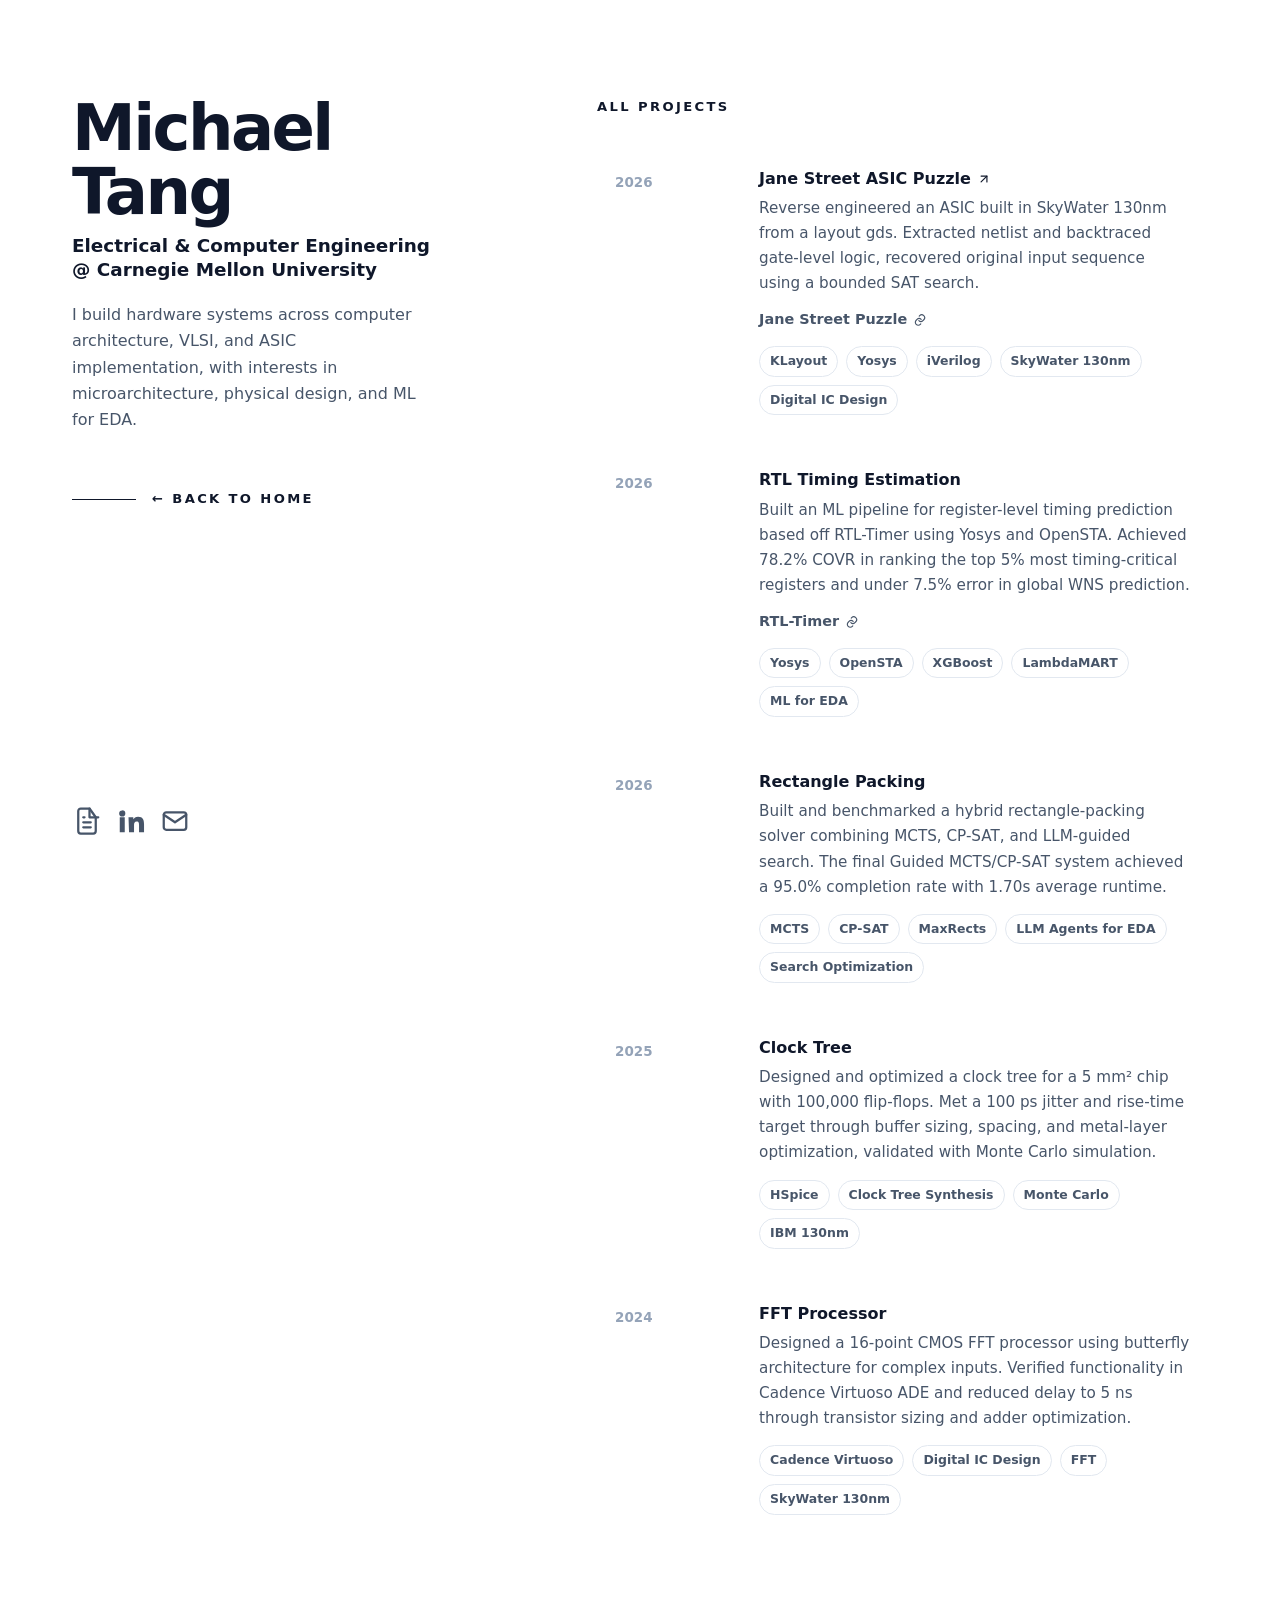
<file: projects.html>
<!DOCTYPE html>
<html lang="en">
<head>
  <meta charset="UTF-8" />
  <meta name="viewport" content="width=device-width, initial-scale=1.0" />
  <title>Projects — Michael Tang</title>
  <meta
    name="description"
    content="All projects by Michael Tang — computer architecture, VLSI, and hardware systems work."
  />
  <link rel="stylesheet" href="styles.css" />
</head>
<body>
  <div class="page">
    <aside class="sidebar">
      <div class="sidebar-top">
        <header>
          <h1>Michael Tang</h1>
          <p class="subtitle">Electrical &amp; Computer Engineering<br />@ Carnegie Mellon University</p>
          <p class="intro">
            I build hardware systems across computer architecture, VLSI, and ASIC implementation,
            with interests in microarchitecture, physical design, and ML for EDA.
          </p>
        </header>

        <nav class="nav" aria-label="Section navigation">
          <ul>
            <li><a href="index.html" class="nav-link active">&larr; Back to Home</a></li>
          </ul>
        </nav>
      </div>

      <div class="socials">
        <a href="Michael_Tang_Resume.pdf" target="_blank" rel="noreferrer" aria-label="Resume">
          <svg class="social-icon" viewBox="0 0 24 24" fill="none" stroke="currentColor" stroke-width="1.8" stroke-linecap="round" stroke-linejoin="round" aria-hidden="true">
            <path d="M14 2H7a2 2 0 0 0-2 2v16a2 2 0 0 0 2 2h10a2 2 0 0 0 2-2V9z"></path>
            <path d="M14 2v7h7"></path>
            <path d="M9 13h6"></path>
            <path d="M9 17h6"></path>
            <path d="M9 9h1"></path>
          </svg>
        </a>

        <a href="https://linkedin.com/in/michael-tang-32861025a" target="_blank" rel="noreferrer" aria-label="LinkedIn">
          <svg class="social-icon" viewBox="0 0 24 24" fill="currentColor" aria-hidden="true">
            <path d="M4.98 3.5A2.48 2.48 0 1 0 5 8.46 2.48 2.48 0 0 0 4.98 3.5ZM3 9h4v12H3Zm7 0h3.83v1.64h.05c.53-1 1.83-2.05 3.77-2.05 4.03 0 4.78 2.65 4.78 6.09V21h-4v-5.57c0-1.33-.02-3.04-1.85-3.04-1.86 0-2.15 1.45-2.15 2.95V21h-4Z"/>
          </svg>
        </a>

        <a href="mailto:micdtang@gmail.com" aria-label="Email">
          <svg class="social-icon" viewBox="0 0 24 24" fill="none" stroke="currentColor" stroke-width="1.8" stroke-linecap="round" stroke-linejoin="round" aria-hidden="true">
            <rect x="3" y="5" width="18" height="14" rx="2"></rect>
            <path d="M3 7l9 6 9-6"></path>
          </svg>
        </a>
      </div>
    </aside>

    <main class="content">
      <section id="projects">
        <h2 class="page-heading">All Projects</h2>
        <div class="list">
          <article class="card">
            <div class="card-date">2026</div>
            <div class="card-body">
              <h3>
                <a class="inline-link" href="asic-puzzle.html">Jane Street ASIC Puzzle
                  <svg class="icon" xmlns="http://www.w3.org/2000/svg" viewBox="0 0 24 24" fill="none" stroke="currentColor" stroke-width="2" stroke-linecap="round" stroke-linejoin="round" aria-hidden="true">
                    <path d="M7 17L17 7"></path>
                    <path d="M7 7h10v10"></path>
                  </svg>
                </a>
              </h3>
              <p>
                Reverse engineered an ASIC built in SkyWater 130nm from a layout gds. Extracted netlist and backtraced gate-level logic, recovered original input sequence using a bounded SAT search.
              </p>
              <div class="project-links">
                <a class="inline-link" href="https://blog.janestreet.com/can-you-reverse-engineer-an-asic/" target="_blank" rel="noreferrer">
                  Jane Street Puzzle
                  <svg class="icon" xmlns="http://www.w3.org/2000/svg" viewBox="0 0 24 24" fill="none" stroke="currentColor" stroke-width="2" stroke-linecap="round" stroke-linejoin="round" aria-hidden="true">
                    <path d="M10 13a5 5 0 0 0 7.07 0l1.41-1.41a5 5 0 0 0-7.07-7.07L10.7 5.23"></path>
                    <path d="M14 11a5 5 0 0 0-7.07 0L5.52 12.41a5 5 0 1 0 7.07 7.07l.71-.71"></path>
                  </svg>
                </a>
              </div>
              <div class="tags">
                <span class="tag">KLayout</span>
                <span class="tag">Yosys</span>
                <span class="tag">iVerilog</span>
                <span class="tag">SkyWater 130nm</span>
                <span class="tag">Digital IC Design</span>
              </div>
            </div>
          </article>

          <article class="card">
            <div class="card-date">2026</div>
            <div class="card-body">
              <h3>RTL Timing Estimation</h3>
              <p>
                Built an ML pipeline for register-level timing prediction based off RTL-Timer using Yosys and OpenSTA. Achieved 78.2% COVR in ranking the top 5% most timing-critical registers and under 7.5% error in global WNS prediction.
              </p>
              <div class="project-links">
                <a class="inline-link" href="https://arxiv.org/pdf/2403.18453" target="_blank" rel="noreferrer">
                  RTL-Timer
                  <svg class="icon" xmlns="http://www.w3.org/2000/svg" viewBox="0 0 24 24" fill="none" stroke="currentColor" stroke-width="2" stroke-linecap="round" stroke-linejoin="round" aria-hidden="true">
                    <path d="M10 13a5 5 0 0 0 7.07 0l1.41-1.41a5 5 0 0 0-7.07-7.07L10.7 5.23"></path>
                    <path d="M14 11a5 5 0 0 0-7.07 0L5.52 12.41a5 5 0 1 0 7.07 7.07l.71-.71"></path>
                  </svg>
                </a>
              </div>
              <div class="tags">
                <span class="tag">Yosys</span>
                <span class="tag">OpenSTA</span>
                <span class="tag">XGBoost</span>
                <span class="tag">LambdaMART</span>
                <span class="tag">ML for EDA</span>
              </div>
            </div>
          </article>

          <article class="card">
            <div class="card-date">2026</div>
            <div class="card-body">
              <h3>Rectangle Packing</h3>
              <p>
                Built and benchmarked a hybrid rectangle-packing solver combining MCTS, CP-SAT, and LLM-guided search. The final Guided MCTS/CP-SAT system achieved a 95.0% completion rate with 1.70s average runtime.
              </p>
              <div class="tags">
                <span class="tag">MCTS</span>
                <span class="tag">CP-SAT</span>
                <span class="tag">MaxRects</span>
                <span class="tag">LLM Agents for EDA</span>
                <span class="tag">Search Optimization</span>
              </div>
            </div>
          </article>

          <article class="card">
            <div class="card-date">2025</div>
            <div class="card-body">
              <h3>Clock Tree</h3>
              <p>
                Designed and optimized a clock tree for a 5 mm² chip with 100,000 flip-flops. Met a 100 ps jitter and rise-time target through buffer sizing, spacing, and metal-layer optimization, validated with Monte Carlo simulation.
              </p>
              <div class="tags">
                <span class="tag">HSpice</span>
                <span class="tag">Clock Tree Synthesis</span>
                <span class="tag">Monte Carlo</span>
                <span class="tag">IBM 130nm</span>
              </div>
            </div>
          </article>

          <article class="card">
            <div class="card-date">2024</div>
            <div class="card-body">
              <h3>FFT Processor</h3>
              <p>
                Designed a 16-point CMOS FFT processor using butterfly architecture for complex inputs. Verified functionality in Cadence Virtuoso ADE and reduced delay to 5 ns through transistor sizing and adder optimization.
              </p>
              <div class="tags">
                <span class="tag">Cadence Virtuoso</span>
                <span class="tag">Digital IC Design</span>
                <span class="tag">FFT</span>
                <span class="tag">SkyWater 130nm</span>
              </div>
            </div>
          </article>
        </div>
      </section>
    </main>
  </div>
</body>
</html>
</file>
<file: styles.css>
:root {
  --bg: #ffffff;
  --text: #0f172a;
  --muted: #475569;
  --light: #94a3b8;
  --border: #e2e8f0;
  --link: #0f172a;
  --max-width: 1200px;
  --left-col: 42%;
  --right-col: 58%;
  --section-gap: 7rem;
  --transition: 180ms ease;
}

* {
  box-sizing: border-box;
}

html {
  scroll-behavior: smooth;
}

body {
  margin: 0;
  font-family: Inter, ui-sans-serif, system-ui, -apple-system, BlinkMacSystemFont,
    "Segoe UI", sans-serif;
  background: var(--bg);
  color: var(--text);
  line-height: 1.65;
  -webkit-font-smoothing: antialiased;
  text-rendering: optimizeLegibility;
}

a {
  color: var(--link);
  text-decoration: none;
  transition: opacity var(--transition), color var(--transition), transform var(--transition);
}

a:hover {
  opacity: 0.8;
}

.page {
  max-width: var(--max-width);
  margin: 0 auto;
  padding: 0 32px;
  display: grid;
  grid-template-columns: minmax(280px, var(--left-col)) minmax(320px, var(--right-col));
  gap: 48px;
}

.page--writeup {
  grid-template-columns: minmax(180px, 20%) minmax(320px, 80%);
}

.page--writeup .sidebar h1 {
  font-size: 1.5rem;
  margin-bottom: 6px;
}

.page--writeup .sidebar .subtitle {
  font-size: 0.8rem;
  margin-bottom: 8px;
}

.page--writeup .sidebar .nav {
  margin-top: 24px;
}

.page--writeup .sidebar .nav a {
  font-size: 0.72rem;
  letter-spacing: 0.14em;
}

.page--writeup .sidebar .nav a::before {
  width: 20px;
}

.page--writeup .sidebar .nav a:hover::before,
.page--writeup .sidebar .nav a.active::before {
  width: 36px;
}

.page--writeup .sidebar .social-icon {
  width: 22px;
  height: 22px;
}

.sidebar {
  position: sticky;
  top: 0;
  height: 100vh;
  padding: 96px 0 64px;
  display: flex;
  flex-direction: column;
  justify-content: space-between;
}

.sidebar-top {
  max-width: 420px;
}

h1 {
  font-size: clamp(2.6rem, 5vw, 4.3rem);
  line-height: 1;
  margin: 0 0 10px;
  letter-spacing: -0.04em;
  font-weight: 700;
}

.subtitle {
  font-size: 1.15rem;
  font-weight: 600;
  line-height: 1.3;
  margin: 0 0 20px;
  color: var(--text);
}

.intro {
  font-size: 1rem;
  color: var(--muted);
  max-width: 22rem;
  margin: 0 0 40px;
}

.nav {
  margin-top: 48px;
}

.nav ul {
  list-style: none;
  padding: 0;
  margin: 0;
}

.nav li + li {
  margin-top: 18px;
}

.nav a {
  display: inline-flex;
  align-items: center;
  gap: 16px;
  color: var(--light);
  font-size: 0.82rem;
  letter-spacing: 0.18em;
  text-transform: uppercase;
  font-weight: 700;
}

.nav a::before {
  content: "";
  display: inline-block;
  width: 32px;
  height: 1px;
  background: var(--light);
  transition: width var(--transition), background var(--transition);
}

.nav a:hover,
.nav a.active {
  color: var(--text);
  opacity: 1;
}

.nav a:hover::before,
.nav a.active::before {
  width: 64px;
  background: var(--text);
}

.socials {
  display: flex;
  gap: 14px;
  align-items: center;
  flex-wrap: wrap;
  padding-top: 32px;
}

.socials a {
  color: var(--muted);
  display: inline-flex;
  align-items: center;
  justify-content: center;
}

.socials a:hover {
  color: var(--text);
  opacity: 1;
  transform: translateY(-1px);
}

.social-icon {
  width: 30px;
  height: 30px;
  display: block;
}

.content {
  padding: 96px 0;
}

section {
  scroll-margin-top: 96px;
}

section + section {
  margin-top: var(--section-gap);
}

.section-heading {
  display: none;
  margin: 0 0 24px;
  font-size: 0.82rem;
  letter-spacing: 0.18em;
  text-transform: uppercase;
  color: var(--text);
  font-weight: 800;
}

.page-heading {
  display: block;
  margin: 0 0 32px;
  font-size: 0.82rem;
  letter-spacing: 0.18em;
  text-transform: uppercase;
  color: var(--text);
  font-weight: 800;
}

.about p {
  margin: 0 0 18px;
  color: var(--muted);
  font-size: 1rem;
}

.about strong {
  color: var(--text);
  font-weight: 600;
}

.list {
  display: grid;
  gap: 18px;
}

.card {
  display: grid;
  grid-template-columns: 120px 1fr;
  gap: 24px;
  padding: 18px 18px;
  border-radius: 14px;
  transition: background var(--transition), transform var(--transition);
}

.card:hover {
  background: #fafafa;
  transform: translateY(-1px);
}

.card-date {
  color: var(--light);
  font-size: 0.84rem;
  font-weight: 600;
  padding-top: 4px;
  white-space: nowrap;
}

.card-location {
  display: block;
  margin-top: 4px;
  font-size: 0.78rem;
  font-weight: 400;
  white-space: normal;
}

.card-body h3 {
  margin: 0 0 6px;
  font-size: 1rem;
  line-height: 1.4;
  font-weight: 600;
  color: var(--text);
}

.card-body h3 a {
  color: inherit;
  text-decoration: none;
}

.card-body h3 a:hover {
  opacity: 1;
}

.inline-link {
  display: inline-flex;
  align-items: center;
  gap: 0.38rem;
  color: inherit;
  text-decoration: none;
}

.inline-link:hover {
  opacity: 1;
}

.inline-link .icon {
  width: 14px;
  height: 14px;
  flex-shrink: 0;
  transition: transform var(--transition);
}

.inline-link:hover .icon {
  transform: translate(2px, -2px);
}

.card-body .role {
  display: block;
  color: var(--muted);
  font-size: 0.94rem;
  margin-bottom: 10px;
}

.card-body p {
  margin: 0;
  color: var(--muted);
  font-size: 0.95rem;
}

.tags {
  display: flex;
  flex-wrap: wrap;
  gap: 8px;
  margin-top: 14px;
}

.tag {
  border: 1px solid var(--border);
  color: var(--muted);
  border-radius: 999px;
  padding: 4px 10px;
  font-size: 0.78rem;
  font-weight: 600;
  white-space: nowrap;
}

.resume-link {
  display: inline-flex;
  align-items: center;
  gap: 0.4rem;
  margin-top: 24px;
  color: var(--text);
  font-weight: 600;
  font-size: 0.95rem;
}

.project-links {
  display: flex;
  gap: 16px;
  margin-top: 12px;
  flex-wrap: wrap;
}

.project-links a {
  font-size: 0.9rem;
  font-weight: 600;
  color: var(--muted);
}

.project-links a:hover {
  color: var(--text);
  opacity: 1;
}

.writeup h1 {
  font-size: clamp(1.6rem, 3vw, 2.1rem);
  line-height: 1.2;
  margin: 0 0 28px;
  letter-spacing: -0.02em;
  font-weight: 700;
}

.writeup h2 {
  font-size: 1.15rem;
  font-weight: 700;
  color: var(--text);
  margin: 40px 0 12px;
}

.writeup h2:first-of-type {
  margin-top: 0;
}

.writeup h3 {
  font-size: 1rem;
  font-weight: 600;
  color: var(--text);
  margin: 22px 0 10px;
}

.writeup p {
  margin: 0 0 16px;
  color: var(--muted);
  font-size: 1rem;
}

.writeup code {
  font-family: ui-monospace, SFMono-Regular, Menlo, Consolas, monospace;
  font-size: 0.88em;
  background: #f8fafc;
  border: 1px solid var(--border);
  border-radius: 4px;
  padding: 0.1em 0.4em;
}

.writeup ul {
  margin: 0 0 16px;
  padding-left: 22px;
  color: var(--muted);
}

.writeup ul ul {
  margin: 6px 0 0;
}

.writeup li {
  margin: 0 0 8px;
  font-size: 1rem;
}

.writeup a {
  text-decoration: underline;
  text-decoration-color: var(--border);
  text-underline-offset: 2px;
}

.writeup pre {
  margin: 0;
  font-family: ui-monospace, SFMono-Regular, Menlo, Consolas, monospace;
  font-size: 0.82rem;
  line-height: 1.5;
  color: var(--text);
  background: #f8fafc;
  border: 1px solid var(--border);
  border-radius: 6px;
  padding: 14px 16px;
  overflow-x: auto;
}

.writeup .grid-table {
  width: auto;
  max-width: 100%;
  margin: 0 auto 24px;
  border-collapse: separate;
  border-spacing: 24px 0;
}

.writeup .grid-table th,
.writeup .grid-table td {
  vertical-align: top;
  text-align: center;
  padding: 0;
}

.writeup .grid-table th {
  font-size: 1rem;
  font-weight: 700;
  color: var(--text);
  padding-bottom: 14px;
}

.writeup .grid-table pre {
  display: inline-block;
  text-align: left;
  background: #f1f5f9;
  border: 1px solid var(--border);
  border-radius: 10px;
  padding: 18px 24px;
  overflow-x: auto;
}

@media (max-width: 720px) {
  .writeup .grid-table {
    border-spacing: 0;
  }

  .writeup .grid-table,
  .writeup .grid-table tbody,
  .writeup .grid-table tr,
  .writeup .grid-table td,
  .writeup .grid-table th {
    display: block;
    width: 100%;
  }

  .writeup .grid-table td {
    margin-bottom: 20px;
  }

  .writeup .grid-table pre {
    display: block;
    width: fit-content;
    margin: 0 auto;
  }

  .writeup .grid-table td:first-child {
    margin-bottom: 16px;
  }
}

.footer-note {
  margin-top: 80px;
  color: var(--light);
  font-size: 0.88rem;
}

@media (max-width: 980px) {
  .page {
    grid-template-columns: 1fr;
    gap: 0;
    padding: 0 20px;
  }

  .sidebar {
    position: static;
    height: auto;
    padding: 72px 0 16px;
  }

  .nav {
    display: none;
  }

  .content {
    padding: 24px 0 72px;
  }

  .section-heading {
    display: block;
    position: sticky;
    top: 0;
    background: rgba(255, 255, 255, 0.96);
    backdrop-filter: blur(8px);
    padding: 16px 0;
    z-index: 10;
  }

  section + section {
    margin-top: 5rem;
  }
}

@media (max-width: 700px) {
  .card {
    grid-template-columns: 1fr;
    gap: 10px;
    padding: 16px 0;
  }

  .card-date {
    padding-top: 0;
  }

  h1 {
    font-size: 2.7rem;
  }
}
</file>
